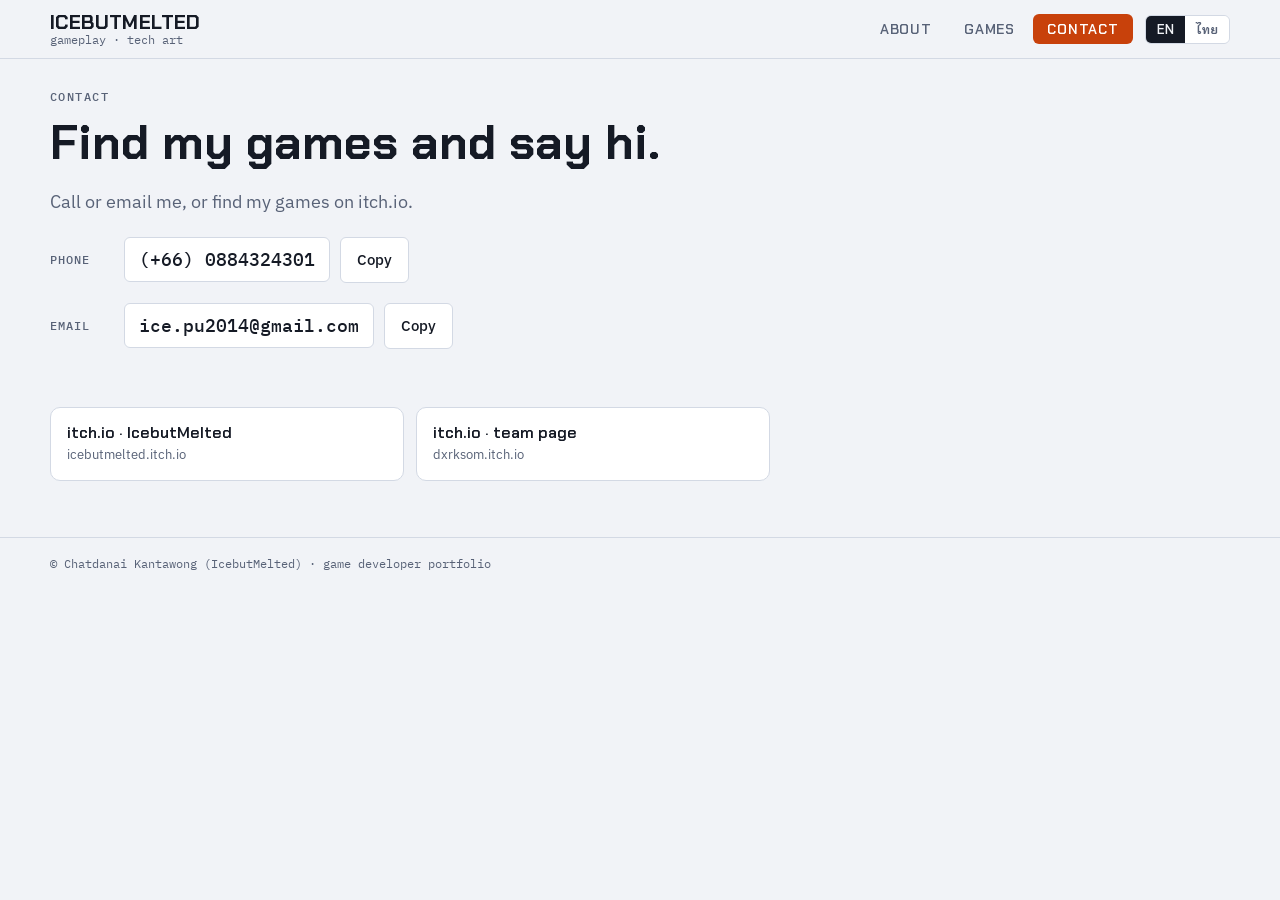
<file: contact.html>
<!doctype html>
<html lang="en">
<head>
<meta charset="utf-8">
<meta name="viewport" content="width=device-width, initial-scale=1, viewport-fit=cover">
<title>Contact | IcebutMelted</title>
<meta name="description" content="Portfolio of IcebutMelted: gameplay programmer and tech artist.">
<link rel="preconnect" href="https://fonts.googleapis.com">
<link rel="stylesheet" href="https://fonts.googleapis.com/css2?family=Chakra+Petch:wght@500;600;700&family=IBM+Plex+Sans:wght@400;500;600&family=IBM+Plex+Sans+Thai:wght@400;500;600&family=IBM+Plex+Mono:wght@400;500&display=swap">
<link rel="stylesheet" href="css/style.css">
</head>
<body data-page="contact">
<header class="top">
  <div class="wrap">
    <a class="brand" href="index.html" data-go="about"><b>ICEBUTMELTED</b><span data-i="brandSub"></span></a>
    <div class="navwrap">
      <nav aria-label="Sections">
        <a href="index.html" data-go="about" data-i="nav_about"></a>
        <a href="games.html" data-go="games" data-i="nav_games"></a>
        <a href="contact.html" data-go="contact" data-i="nav_contact"></a>
      </nav>
      <div class="lang" role="group" aria-label="Language">
        <button data-lang="en" aria-pressed="true">EN</button>
        <button data-lang="th" aria-pressed="false">ไทย</button>
      </div>
    </div>
  </div>
</header>

<main class="wrap">

  <section id="view-contact" aria-label="Contact">
    <div class="contact">
      <div class="eyebrow" data-i="nav_contact"></div>
      <h1 data-i="ctH1"></h1>
      <p class="lead" data-i="ctLead"></p>
      <div class="mail"><span class="lab" data-i="ctPhone"></span><code id="c-phone">(+66) 0884324301</code><button class="btn" data-copy="c-phone" data-i="copy"></button></div>
      <div class="mail"><span class="lab" data-i="ctEmail"></span><code id="c-email">ice.pu2014@gmail.com</code><button class="btn" data-copy="c-email" data-i="copy"></button></div>
      <p id="copy-note" role="status" style="margin:0 0 8px;color:var(--muted);font-size:13px;min-height:1.4em"></p>
      <div class="links">
        <a href="https://icebutmelted.itch.io" target="_blank" rel="noopener"><b>itch.io · IcebutMelted</b><span>icebutmelted.itch.io</span></a>
        <a href="https://dxrksom.itch.io" target="_blank" rel="noopener"><b data-i="ctTeam"></b><span>dxrksom.itch.io</span></a>
      </div>
    </div>
  </section>

</main>
<footer><div class="wrap" data-i="footer"></div></footer>

<dialog id="viewer"><img alt=""></dialog>
<script src="js/i18n.js"></script>
<script src="js/games.js"></script>
<script src="js/main.js"></script>
</body>
</html>
</file>
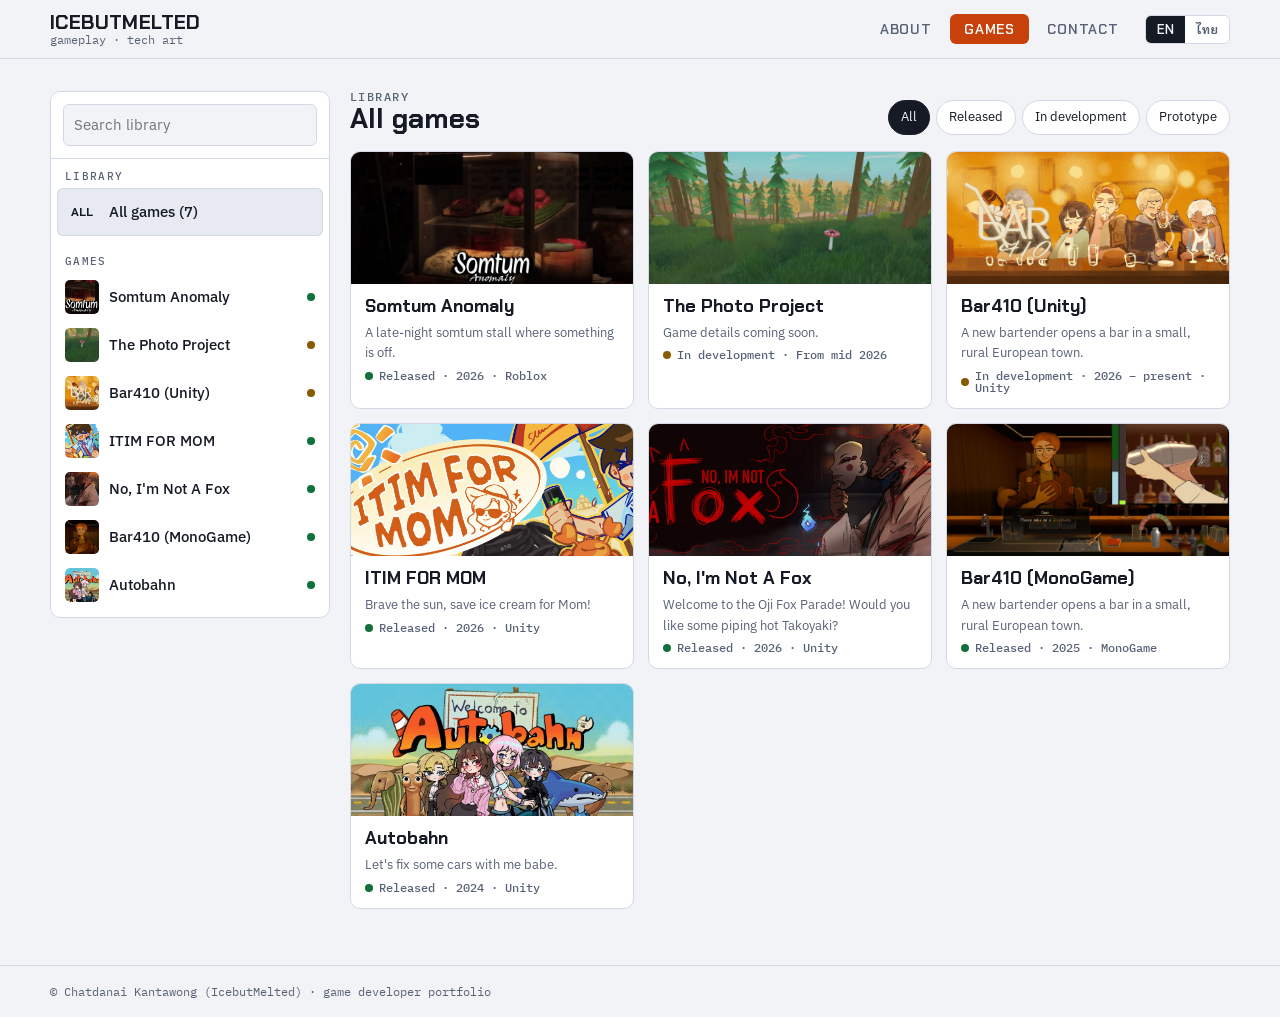
<file: game.html>
<!doctype html>
<html lang="en">
<head>
<meta charset="utf-8">
<meta name="viewport" content="width=device-width, initial-scale=1, viewport-fit=cover">
<title>Game | IcebutMelted</title>
<meta name="description" content="Portfolio of IcebutMelted: gameplay programmer and tech artist.">
<link rel="preconnect" href="https://fonts.googleapis.com">
<link rel="stylesheet" href="https://fonts.googleapis.com/css2?family=Chakra+Petch:wght@500;600;700&family=IBM+Plex+Sans:wght@400;500;600&family=IBM+Plex+Sans+Thai:wght@400;500;600&family=IBM+Plex+Mono:wght@400;500&display=swap">
<link rel="stylesheet" href="css/style.css">
</head>
<body data-page="game">
<header class="top">
  <div class="wrap">
    <a class="brand" href="index.html" data-go="about"><b>ICEBUTMELTED</b><span data-i="brandSub"></span></a>
    <div class="navwrap">
      <nav aria-label="Sections">
        <a href="index.html" data-go="about" data-i="nav_about"></a>
        <a href="games.html" data-go="games" data-i="nav_games"></a>
        <a href="contact.html" data-go="contact" data-i="nav_contact"></a>
      </nav>
      <div class="lang" role="group" aria-label="Language">
        <button data-lang="en" aria-pressed="true">EN</button>
        <button data-lang="th" aria-pressed="false">ไทย</button>
      </div>
    </div>
  </div>
</header>

<main class="wrap">

  <section id="view-games" aria-label="Games">
    <div class="lib">
      <aside class="side" aria-label="Game library">
        <div class="search"><input id="q" type="search" data-ph="search" aria-label="Search library"></div>
        <h4 data-i="sideLibrary"></h4>
        <ul id="side-top"></ul>
        <h4 data-i="sideGames"></h4>
        <ul id="side-list"></ul>
      </aside>
      <div id="pane"></div>
    </div>
  </section>

</main>
<footer><div class="wrap" data-i="footer"></div></footer>

<dialog id="viewer"><img alt=""></dialog>
<script src="js/i18n.js"></script>
<script src="js/games.js"></script>
<script src="js/main.js"></script>
</body>
</html>
</file>
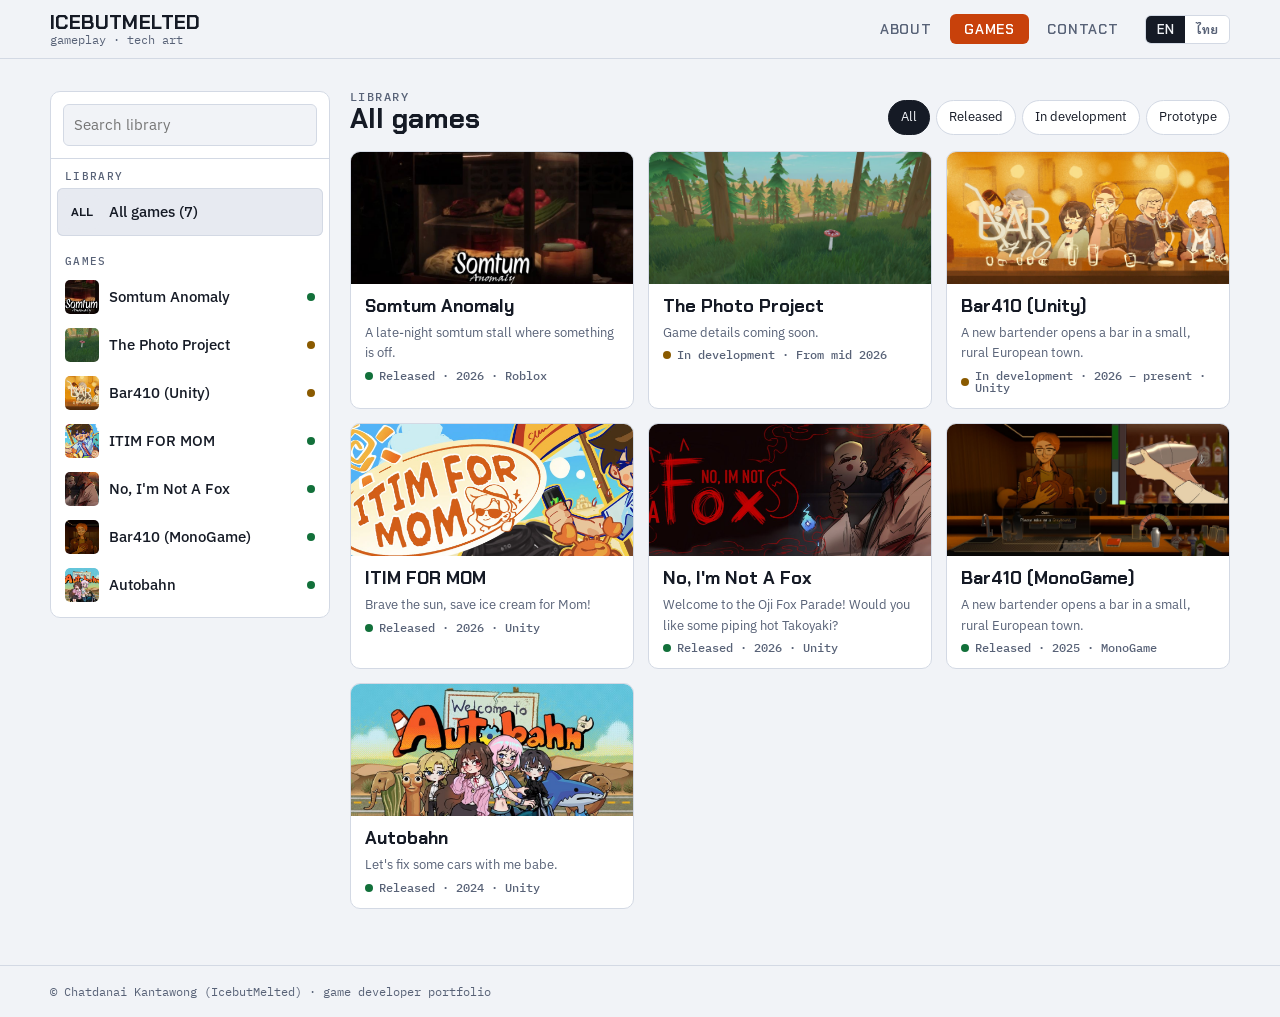
<file: games.html>
<!doctype html>
<html lang="en">
<head>
<meta charset="utf-8">
<meta name="viewport" content="width=device-width, initial-scale=1, viewport-fit=cover">
<title>Games | IcebutMelted</title>
<meta name="description" content="Portfolio of IcebutMelted: gameplay programmer and tech artist.">
<link rel="preconnect" href="https://fonts.googleapis.com">
<link rel="stylesheet" href="https://fonts.googleapis.com/css2?family=Chakra+Petch:wght@500;600;700&family=IBM+Plex+Sans:wght@400;500;600&family=IBM+Plex+Sans+Thai:wght@400;500;600&family=IBM+Plex+Mono:wght@400;500&display=swap">
<link rel="stylesheet" href="css/style.css">
</head>
<body data-page="games">
<header class="top">
  <div class="wrap">
    <a class="brand" href="index.html" data-go="about"><b>ICEBUTMELTED</b><span data-i="brandSub"></span></a>
    <div class="navwrap">
      <nav aria-label="Sections">
        <a href="index.html" data-go="about" data-i="nav_about"></a>
        <a href="games.html" data-go="games" data-i="nav_games"></a>
        <a href="contact.html" data-go="contact" data-i="nav_contact"></a>
      </nav>
      <div class="lang" role="group" aria-label="Language">
        <button data-lang="en" aria-pressed="true">EN</button>
        <button data-lang="th" aria-pressed="false">ไทย</button>
      </div>
    </div>
  </div>
</header>

<main class="wrap">

  <section id="view-games" aria-label="Games">
    <div class="lib">
      <aside class="side" aria-label="Game library">
        <div class="search"><input id="q" type="search" data-ph="search" aria-label="Search library"></div>
        <h4 data-i="sideLibrary"></h4>
        <ul id="side-top"></ul>
        <h4 data-i="sideGames"></h4>
        <ul id="side-list"></ul>
      </aside>
      <div id="pane"></div>
    </div>
  </section>

</main>
<footer><div class="wrap" data-i="footer"></div></footer>

<dialog id="viewer"><img alt=""></dialog>
<script src="js/i18n.js"></script>
<script src="js/games.js"></script>
<script src="js/main.js"></script>
</body>
</html>
</file>
<file: css/style.css>
/* Layout: sticky top tab bar; Games tab is a Steam-style library (left list + main pane). */
:root{
  --bg:#f1f3f7; --panel:#ffffff; --panel2:#e7eaf1; --line:#d3d9e4;
  --fg:#151a25; --muted:#586277; --accent:#c8410b; --accent-fg:#ffffff; --good:#12703a; --warn:#8a5a00;
  --display:"Chakra Petch","Segoe UI",system-ui,sans-serif;
  --body:"IBM Plex Sans","IBM Plex Sans Thai","Segoe UI",system-ui,sans-serif;
  --mono:"IBM Plex Mono","IBM Plex Sans Thai",ui-monospace,Menlo,Consolas,monospace;
}
@media (prefers-color-scheme: dark){:root:not([data-theme="light"]){
  --bg:#0e1219; --panel:#161c27; --panel2:#1e2634; --line:#2a3445;
  --fg:#e6ebf4; --muted:#9aa6ba; --accent:#ff7d45; --accent-fg:#1c0e05; --good:#5fd08a; --warn:#f0b955; color-scheme:dark}}
:root[data-theme="dark"]{
  --bg:#0e1219; --panel:#161c27; --panel2:#1e2634; --line:#2a3445;
  --fg:#e6ebf4; --muted:#9aa6ba; --accent:#ff7d45; --accent-fg:#1c0e05; --good:#5fd08a; --warn:#f0b955; color-scheme:dark}

*{box-sizing:border-box}
html,body{min-height:100%}
body{background:var(--bg);color:var(--fg);font:15px/1.6 var(--body);padding-inline:16px}
button,input{font:inherit;color:inherit}
a{color:inherit}
:focus-visible{outline:2px solid var(--accent);outline-offset:2px}
.wrap{max-width:1180px;margin-inline:auto}
h1,h2,h3{font-family:var(--display);line-height:1.15;margin:0;text-wrap:balance}
.eyebrow{font:500 12px/1 var(--mono);letter-spacing:.12em;text-transform:uppercase;color:var(--muted)}
.btn{display:inline-flex;align-items:center;gap:8px;padding:10px 16px;border-radius:6px;border:1px solid var(--line);background:var(--panel);cursor:pointer;text-decoration:none;font-weight:500}
.btn:hover{border-color:var(--accent)}
.btn.primary{background:var(--accent);color:var(--accent-fg);border-color:var(--accent)}
.btn.primary:hover{filter:brightness(1.08)}
.back-fab{position:fixed;z-index:9;left:calc(env(safe-area-inset-left,0px) + 16px);bottom:calc(env(safe-area-inset-bottom,0px) + 16px);box-shadow:0 4px 16px rgba(0,0,0,.35)}
.chip{display:inline-block;padding:2px 9px;border-radius:4px;background:var(--panel2);font:500 12px/1.6 var(--mono);color:var(--muted)}

/* top bar */
.top{position:sticky;top:env(safe-area-inset-top,0px);z-index:10;background:var(--bg);border-bottom:1px solid var(--line);margin-inline:-16px;padding-inline:16px}
.top .wrap{display:flex;flex-wrap:wrap;align-items:center;justify-content:space-between;gap:8px 24px;padding-block:12px}
.brand{display:flex;flex-direction:column;gap:2px;text-decoration:none}
.brand b{font:700 20px/1 var(--display);letter-spacing:.02em}
.brand span{font:400 12px/1 var(--mono);color:var(--muted)}
nav{display:flex;gap:4px;flex-wrap:wrap}
nav a{padding:8px 14px;border-radius:6px;text-decoration:none;font:600 14px/1 var(--display);letter-spacing:.06em;text-transform:uppercase;color:var(--muted)}
nav a:hover{color:var(--fg);background:var(--panel2)}
nav a[aria-current="page"]{color:var(--accent-fg);background:var(--accent)}
main{padding-block:32px 56px}
section[hidden]{display:none}

/* about */
.about{display:grid;grid-template-columns:minmax(0,1.5fr) minmax(0,1fr);gap:40px;align-items:start}
.about h1{font-size:clamp(34px,6vw,60px);margin-block:14px 18px}
.about h1 em{font-style:normal;color:var(--accent)}
.lead{font-size:18px;max-width:60ch;color:var(--muted)}
.lead strong{color:var(--fg);font-weight:600}
.cta{display:flex;flex-wrap:wrap;gap:10px;margin-top:24px}
.slides{position:relative;margin-top:32px;aspect-ratio:16/10;border-radius:10px;overflow:hidden;background:var(--panel2)}
.slides a{position:absolute;inset:0;overflow:hidden;opacity:0;visibility:hidden;transition:opacity .6s,visibility .6s}
.slides a.on{opacity:1;visibility:visible}
/* whole cover shown uncropped; a blurred copy fills the bars around wide covers */
.slides a::before{content:"";position:absolute;inset:-24px;background:var(--bg) center/cover;filter:blur(20px) brightness(.5)}
.slides img{position:relative;width:100%;height:100%;object-fit:contain;object-position:center!important;display:block}
.slides .nm{position:absolute;inset:auto 0 0 0;padding:48px 20px 16px;background:linear-gradient(transparent,rgba(5,8,14,.85));color:#fff;font:700 clamp(20px,3vw,30px)/1.2 var(--display)}
.card{background:var(--panel);border:1px solid var(--line);border-radius:10px;padding:20px}
.avatar{display:flex;gap:16px;align-items:center;margin-bottom:18px}
.avatar img{width:88px;height:88px;border-radius:8px;flex:none;object-fit:cover;object-position:50% 20%;background:var(--panel2)}
.avatar b{font:700 18px/1.2 var(--display);display:block}
.avatar span{color:var(--muted);font-size:13px}
dl.facts{margin:0;display:grid;grid-template-columns:auto 1fr;gap:8px 16px;font-size:14px}
dl.facts dt{color:var(--muted);font:500 12px/1.9 var(--mono);text-transform:uppercase;letter-spacing:.06em}
dl.facts dd{margin:0;min-width:0}
.skills{display:grid;grid-template-columns:repeat(2,minmax(0,1fr));gap:16px 20px;margin-top:18px;padding-top:18px;border-top:1px solid var(--line);font-size:14px}
.skills .wide{grid-column:1/-1}
.skills h3{font-size:14px;margin-bottom:8px;letter-spacing:.04em;text-transform:uppercase}
.skills .chips{display:flex;flex-wrap:wrap;gap:6px}
.skills p{margin:0 0 12px;color:var(--muted);font-size:14px}

/* library */
.lib{display:grid;grid-template-columns:280px minmax(0,1fr);gap:20px;align-items:start}
.lib.in-game{grid-template-columns:minmax(0,1fr);padding-bottom:64px}
.lib.in-game .side{display:none}
.gamepage{display:grid;grid-template-columns:280px minmax(0,1fr);gap:20px;align-items:start}
.gamepage>.info{position:sticky;top:calc(env(safe-area-inset-top,0px) + 76px)}
.side{background:var(--panel);border:1px solid var(--line);border-radius:10px;overflow:hidden;position:sticky;top:calc(env(safe-area-inset-top,0px) + 76px)}
.side .search{padding:12px;border-bottom:1px solid var(--line)}
.side input{width:100%;padding:8px 10px;border-radius:6px;border:1px solid var(--line);background:var(--bg)}
.side h4{margin:0;padding:12px 14px 6px;font:500 11px/1 var(--mono);letter-spacing:.12em;text-transform:uppercase;color:var(--muted)}
.side ul{list-style:none;margin:0;padding:0 6px 8px}
.side li button{display:flex;align-items:center;gap:10px;width:100%;text-align:left;padding:7px 8px;border:0;border-radius:6px;background:none;cursor:pointer;min-width:0}
.side li button:hover{background:var(--panel2)}
.side li button[aria-current="true"]{background:var(--panel2);box-shadow:inset 0 0 0 1px var(--line)}
.side .ico{width:34px;height:34px;border-radius:5px;overflow:hidden;flex:none;background:var(--panel2);display:grid;place-items:center;font:700 12px var(--display)}
.side .ico svg{width:100%;height:100%;display:block}
.side .nm{min-width:0;flex:1;white-space:nowrap;overflow:hidden;text-overflow:ellipsis;font-weight:500}
.dot{width:8px;height:8px;border-radius:50%;flex:none;background:var(--muted)}
.dot.released{background:var(--good)}.dot.dev{background:var(--warn)}
.pane-head{display:flex;flex-wrap:wrap;align-items:end;justify-content:space-between;gap:12px;margin-bottom:16px}
.pane-head h2{font-size:28px}
.filters{display:flex;flex-wrap:wrap;gap:6px}
.filters button{padding:6px 12px;border-radius:999px;border:1px solid var(--line);background:var(--panel);cursor:pointer;font-size:13px}
.filters button[aria-pressed="true"]{background:var(--fg);color:var(--bg);border-color:var(--fg)}
.grid{display:grid;grid-template-columns:repeat(auto-fill,minmax(250px,1fr));gap:14px}
.gcard{display:flex;flex-direction:column;text-align:left;padding:0;border:1px solid var(--line);border-radius:10px;overflow:hidden;background:var(--panel);cursor:pointer;min-width:0}
.gcard:hover{border-color:var(--accent)}
.gcard .art{aspect-ratio:460/215;max-width:100%;display:block;overflow:hidden}
.gcard .art svg{width:100%;height:100%;display:block}
.gcard .meta{padding:12px 14px 14px;display:flex;flex-direction:column;gap:6px;min-width:0}
.gcard h3{font-size:18px}
.gcard p{margin:0;color:var(--muted);font-size:13px}
.status{display:inline-flex;align-items:center;gap:6px;font:500 12px/1 var(--mono);color:var(--muted)}
.empty{padding:32px;text-align:center;color:var(--muted);border:1px dashed var(--line);border-radius:10px}

/* game detail */
.crumb{display:flex;gap:8px;align-items:center;margin-bottom:14px;font-size:13px;color:var(--muted)}
.crumb button{border:0;background:none;padding:0;cursor:pointer;color:var(--accent);text-decoration:underline}
.gcard .art img,.side .ico img,.hero img{width:100%;height:100%;object-fit:cover;display:block}
.hero.has-img{aspect-ratio:12/5;max-height:none}
.hero.has-img img{position:absolute;inset:0}
.titleblock{margin-top:16px}
#viewer{padding:0;border:0;background:none;max-width:96vw;max-height:94vh;cursor:zoom-out}
#viewer::backdrop{background:rgba(5,8,14,.88)}
#viewer img{display:block;max-width:96vw;max-height:94vh;object-fit:contain}
.titleblock h2{font-size:clamp(26px,4.5vw,40px)}
.titleblock p{margin:4px 0 0;color:var(--muted)}
.shots-wrap{margin-top:20px}
.shots-wrap h3{font-size:14px;letter-spacing:.08em;text-transform:uppercase;color:var(--muted);margin:0 0 10px}
.shot-main{display:block;width:100%;aspect-ratio:16/9;border-radius:8px;overflow:hidden;background:var(--panel2);padding:0;border:0;cursor:zoom-in}
.shot-main img{width:100%;height:100%;object-fit:contain;display:block}
.thumbs{position:relative;display:flex;gap:8px;margin-top:8px;overflow-x:auto;padding-bottom:4px;scrollbar-width:thin}
.thumbs button{flex:0 0 auto;width:120px;aspect-ratio:16/9;border-radius:6px;overflow:hidden;padding:0;border:2px solid transparent;background:var(--panel2);cursor:pointer;opacity:.55;transition:opacity .15s}
.thumbs button:hover{opacity:.85}
.thumbs button[aria-current="true"]{opacity:1;border-color:var(--accent)}
.thumbs img{width:100%;height:100%;object-fit:cover;display:block}
.hero{position:relative;border-radius:10px;overflow:hidden;aspect-ratio:460/215;max-height:360px;width:100%;background:var(--panel2)}
.hero svg{position:absolute;inset:0;width:100%;height:100%}
.hero .ov{position:absolute;inset:auto 0 0 0;padding:48px 20px 18px;background:linear-gradient(transparent,rgba(5,8,14,.82));color:#fff}
.hero .ov h2{font-size:clamp(26px,4.5vw,42px)}
.hero .ov p{margin:4px 0 0;color:rgba(255,255,255,.82)}
.detail{margin-top:18px}
.detail h3{font-size:14px;letter-spacing:.08em;text-transform:uppercase;color:var(--muted);margin:22px 0 8px}
.detail h3:first-child{margin-top:0}
.detail .desc{max-width:65ch}
.detail ul.feat{margin:0;padding-left:18px;max-width:65ch}
.detail ul.feat li{margin-bottom:4px}
.did-shots{display:flex;flex-wrap:wrap;gap:8px;margin:10px 0 14px}
.did-shots button{display:block;max-width:100%;padding:0;border:0;background:none;cursor:zoom-in}
.did-shots video{display:block;flex:1 1 100%;min-width:0;border-radius:6px;border:1px solid var(--line)}
.did-shots img{display:block;max-width:100%;height:auto;border-radius:6px;border:1px solid var(--line)}
.info{display:flex;flex-direction:column;gap:14px}
.info .btns{display:flex;flex-direction:column;gap:8px}
.info .btn{justify-content:center}

.skills ul.sk{margin:0;padding-left:18px}
.skills ul.sk li{margin-bottom:2px}
.skills .edu{margin:0;font-size:14px}
.mail .lab{flex:0 0 64px;font:500 12px var(--mono);letter-spacing:.08em;text-transform:uppercase;color:var(--muted)}
.mail code{font-size:16px}
/* contact */
.contact{max-width:720px}
.contact h1{font-size:clamp(30px,5vw,48px);margin-block:12px 12px}
.mail{display:flex;flex-wrap:wrap;align-items:center;gap:10px;margin-block:20px}
.mail code{font:500 18px var(--mono);padding:10px 14px;background:var(--panel);border:1px solid var(--line);border-radius:6px;user-select:all;overflow-wrap:anywhere}
.links{display:grid;grid-template-columns:repeat(auto-fit,minmax(200px,1fr));gap:12px;margin-top:20px}
.links a{display:flex;flex-direction:column;gap:2px;padding:14px 16px;border:1px solid var(--line);border-radius:10px;background:var(--panel);text-decoration:none}
.links a:hover{border-color:var(--accent)}
.links b{font:600 16px var(--display)}
.links span{font-size:13px;color:var(--muted);overflow-wrap:anywhere}
footer{border-top:1px solid var(--line);margin-inline:-16px;padding:18px 16px;color:var(--muted);font:400 12px var(--mono)}

@media (max-width:860px){
  .about,.gamepage{grid-template-columns:minmax(0,1fr)}
  .about > aside{order:-1}
  .gamepage>.info{position:static}
  .lib{grid-template-columns:minmax(0,1fr)}
  .side{position:static}
  .side ul{display:flex;overflow-x:auto;padding:0 8px 10px;gap:4px}
  .side li{flex:none;width:180px}
}
@media (prefers-reduced-motion: reduce){*{scroll-behavior:auto!important;transition:none!important}}
.navwrap{display:flex;flex-wrap:wrap;align-items:center;gap:8px 12px}
.lang{display:flex;border:1px solid var(--line);border-radius:6px;overflow:hidden}
.lang button{border:0;background:var(--panel);padding:7px 11px;cursor:pointer;font:600 13px/1 var(--display);color:var(--muted)}
.lang button[aria-pressed="true"]{background:var(--fg);color:var(--bg)}
html[lang="th"] *{letter-spacing:normal!important}
html[lang="th"] body{line-height:1.7}

/* Reset needed outside the artifact viewer */
html{color-scheme:light}
body{margin:0}
[hidden]{display:none!important}
img{max-width:100%}
</file>
